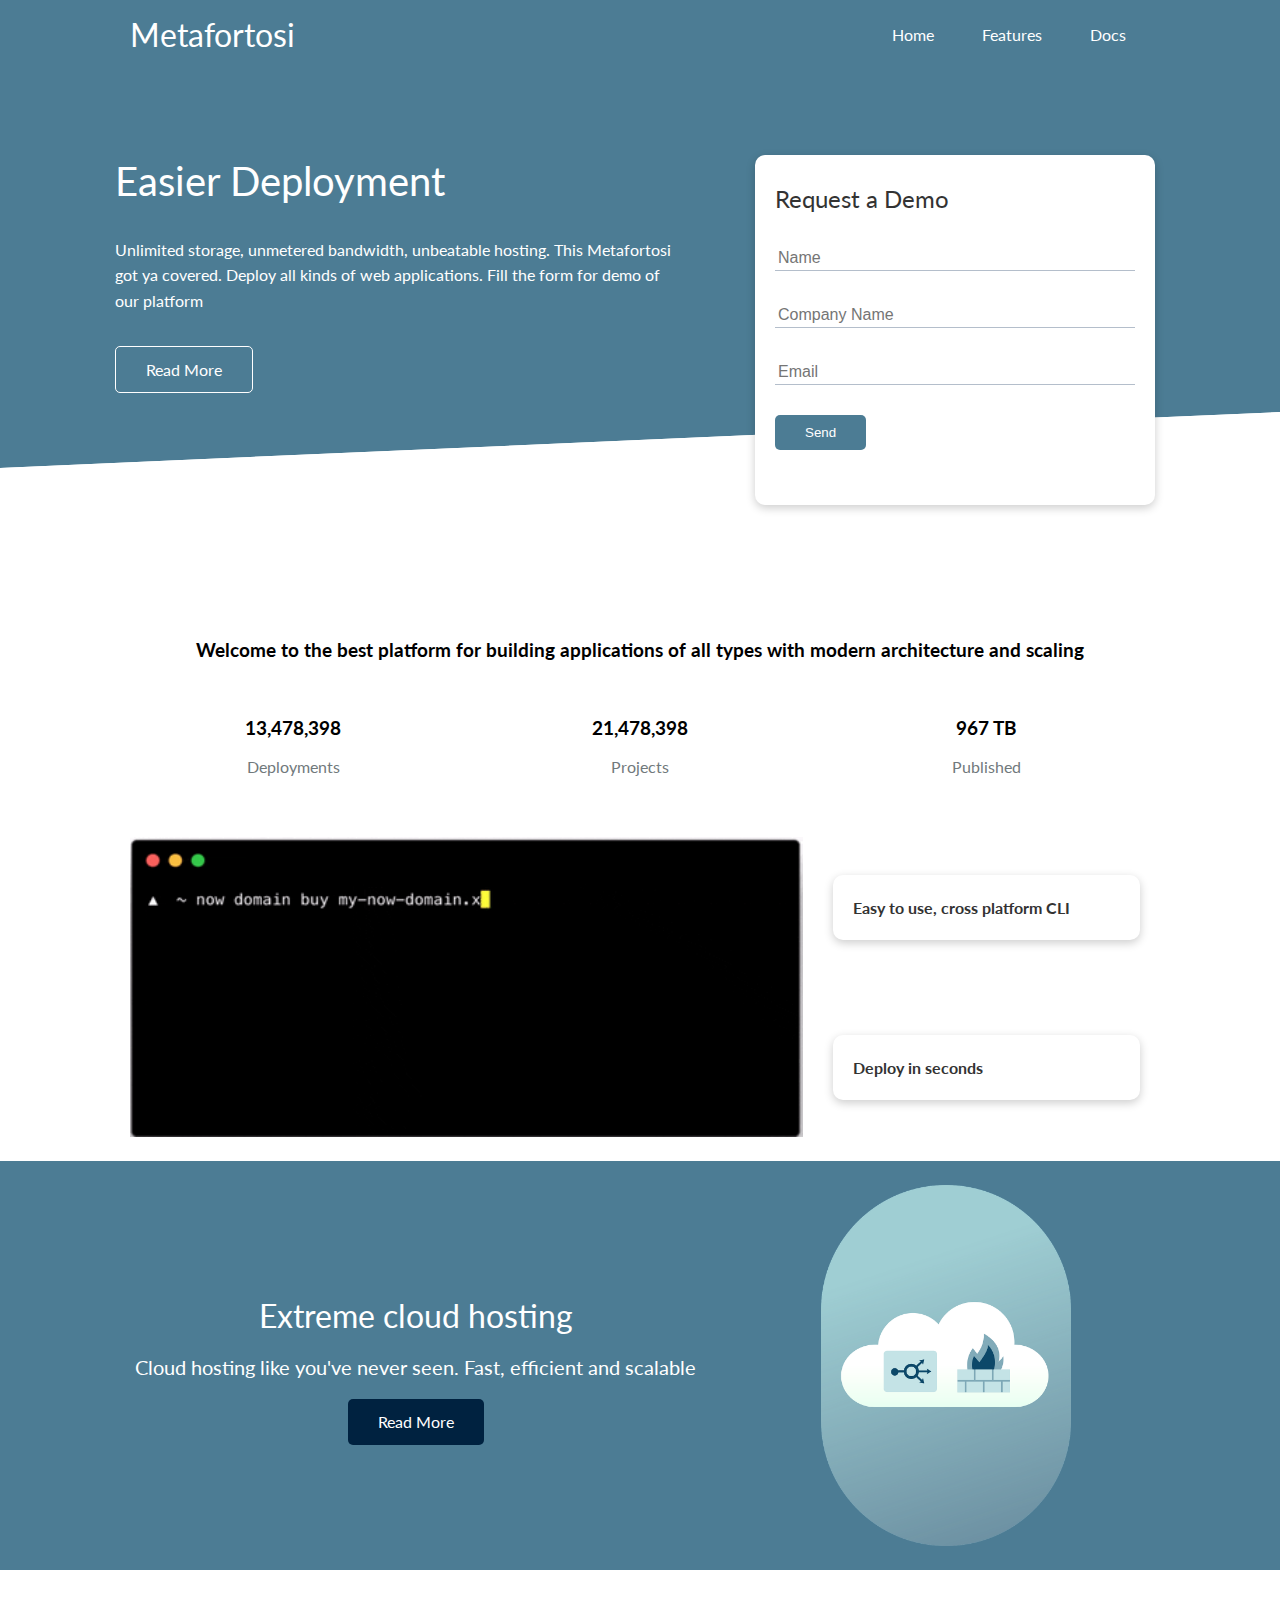
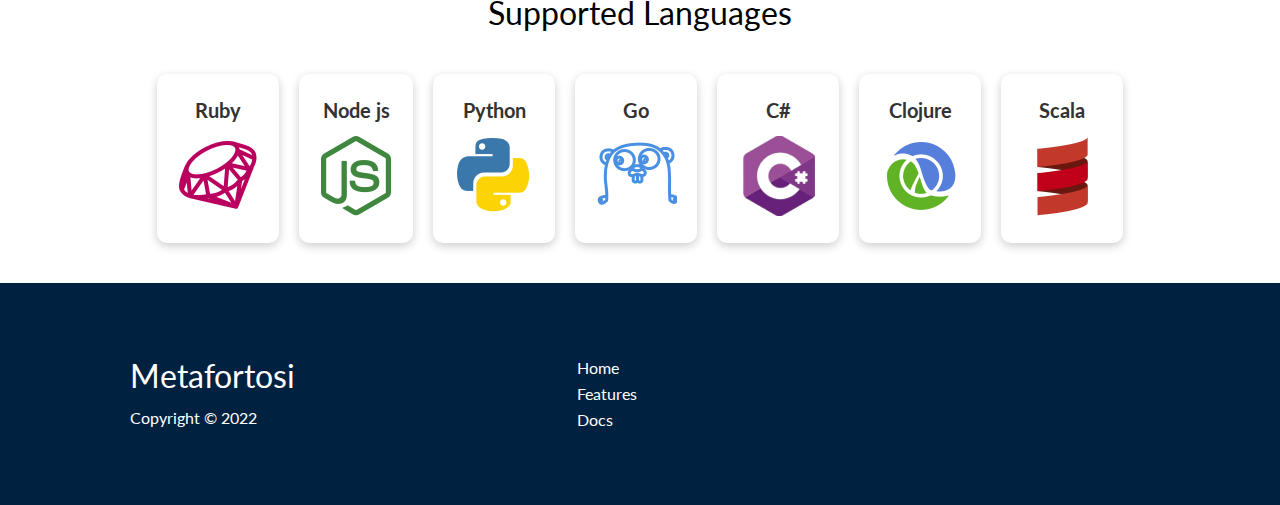
<file: index.html>
<!DOCTYPE html>
<html>
<head>
	<meta charset="utf-8">
	<meta name="viewport" content="width=device-width, initial-scale=1.0">
	<link rel="stylesheet" href="https://cdnjs.cloudflare.com/ajax/libs/font-awesome/6.0.0-beta3/css/all.min.css" integrity="sha512-Fo3rlrZj/k7ujTnHg4CGR2D7kSs0v4LLanw2qksYuRlEzO+tcaEPQogQ0KaoGN26/zrn20ImR1DfuLWnOo7aBA==" crossorigin="anonymous" referrerpolicy="no-referrer" />
	<link rel="stylesheet" type="text/css" href="style.css">
	<link rel="stylesheet" type="text/css" href="utilities.css">
	<title>cloud hosting websites</title>
</head>
<body>
	<!-- Navbar -->
	<div class="navbar">
		<div class="container flex">
			<h1 class="logo">Metafortosi</h1>
			<nav>
			<ul>
				<li><a href="index.html">Home</a></li>
				<li><a href="features.html">Features</a></li>
				<li><a href="docs.html">Docs</a></li>
			</ul>
			</nav>
		</div>
	</div>
		<!-- Showcase -->
		<section class="showcase">
			<div class="container grid">
				<div class="showcase-text">
					<h1>Easier Deployment</h1>
					<p>
						Unlimited storage, unmetered bandwidth, unbeatable hosting. This Metafortosi got ya covered. Deploy all kinds of web applications. Fill the form for demo of our platform
					</p>
					<a href="features.html" class="btn btn-outline">Read More</a>
				</div>	

				<div class="showcase-form card">

					<h2>Request a Demo</h2>
					<form>
						<div class="form-control">
							<input type="text" name="name" placeholder="Name" required>
						</div>
						<div class="form-control">
							<input type="text" name="company" placeholder="Company Name" required>
						</div>
						<div class="form-control">
							<input type="email" name="email" placeholder="Email" required>
						</div>
						<input type="submit" value="Send" name="" class="btn btn-primary">
					</form>
					
				</div>
			</div>	 
		</section>	
		<!-- stats section -->
		<section class="stats">
			<div class="container">
				<h3 class="stats-heading text-center my-1">
					Welcome to the best platform for building applications of all types with modern architecture and scaling				
				</h3>
				<div class="grid grid-3 text-center my-4">
					<div>
						<i class="fas fa-server fa-3x"></i>
						<h3>13,478,398</h3>
						<p class="text-secondary">Deployments</p>
					</div>
					<div>
						<i class="fas fa-project-diagram fa-3x"></i>
						<h3>21,478,398</h3>
						<p class="text-secondary">Projects</p>
					</div>
					<div>
						<i class="fas fa-upload fa-3x"></i>
						<h3>967 TB</h3>
						<p class="text-secondary">Published</p>
					</div>
		
				</div>
			</div>
			
		</section>
	
		<!-- Command Section -->
		<section class="cli">
			<div class="container grid">
				<img src="images/giphy.gif" style="height: 300px;">
				<div class="card">
					<h4>Easy to use, cross platform CLI</h3>
				</div>
				<div class="card">
					<h4>Deploy in seconds</h3>
				</div>
			</div>
		</section>
		<!-- Cloud section -->
		<section class="cloud  py-2 my-2 bg-primary">
			<div class="container grid">
				<div class="text-center grid-3 ">
					<h2 class="md">Extreme cloud hosting</h2>
					<p class="lead my-1">Cloud hosting like you've never seen. 
					Fast, efficient and scalable</p>
					<a href="features.html" class="btn bg-dark">Read More</a>		
				</div>
				<img src="images/cloud.png">
			</div>
		</section>
		<!-- Languages -->
		<section class="languages ">
			<h2 class="md text-center my-2">
				Supported Languages
			</h2>
			<div class="container flex">
				<div class="card"> 
					<h4 class="text-center">Ruby</h4>
					<img src="images/logos/ruby.png">
				</div>
				<div class="card">
					<h4 class="text-center">Node js</h4>
					<img src="images/logos/node.png">
				</div>
				<div class="card">
					<h4 class="text-center">Python</h4>
					<img src="images/logos/python.png">
				</div>
				<div class="card">
					<h4 class="text-center">Go</h4>
					<img src="images/logos/go.png">
				</div>
				<div class="card">
					<h4 class="text-center">C#</h4>
					<img src="images/logos/csharp.png">
				</div>
				
				<div class="card">
					<h4 class="text-center">Clojure</h4>
					<img src="images/logos/clojure.png">
				</div>
				<div class="card">
					<h4 class="text-center">Scala</h4>
					<img src="images/logos/scala.png">
				</div>
			</div>
		</section>
		<!-- Footer -->
		<footer class="footer bg-dark py-5">
			<div class="container grid grid-3">
				<div>
					<h1 class="md">Metafortosi</h1>
					<p>Copyright &copy; 2022</p>
				</div>
				<nav>
					<ul>
						<li><a href="index.html">Home</a></li>
						<li><a href="features.html">Features</a></li>
						<li><a href="docs.html">Docs</a></li>
					</ul>
				</nav>
				<div class="social-links">
					<a href="#"><i class="fab fa-twitter fa-2x"></i></a>
					<a href="https://github.com/Anoshkhan"><i class="fab fa-github fa-2x"></i></a>
					<a href="https://www.linkedin.com/in/anosh-khan-b2b980222/"https://www.linkedin.com/in/anosh-khan-b2b980222/><i class="fab fa-linkedin fa-2x"></i></a>
					<a href="#"><i class="fab fa-facebook fa-2x"></i></a>	
				</div>
			</div>
		</footer>
</body>
</html>
</file>
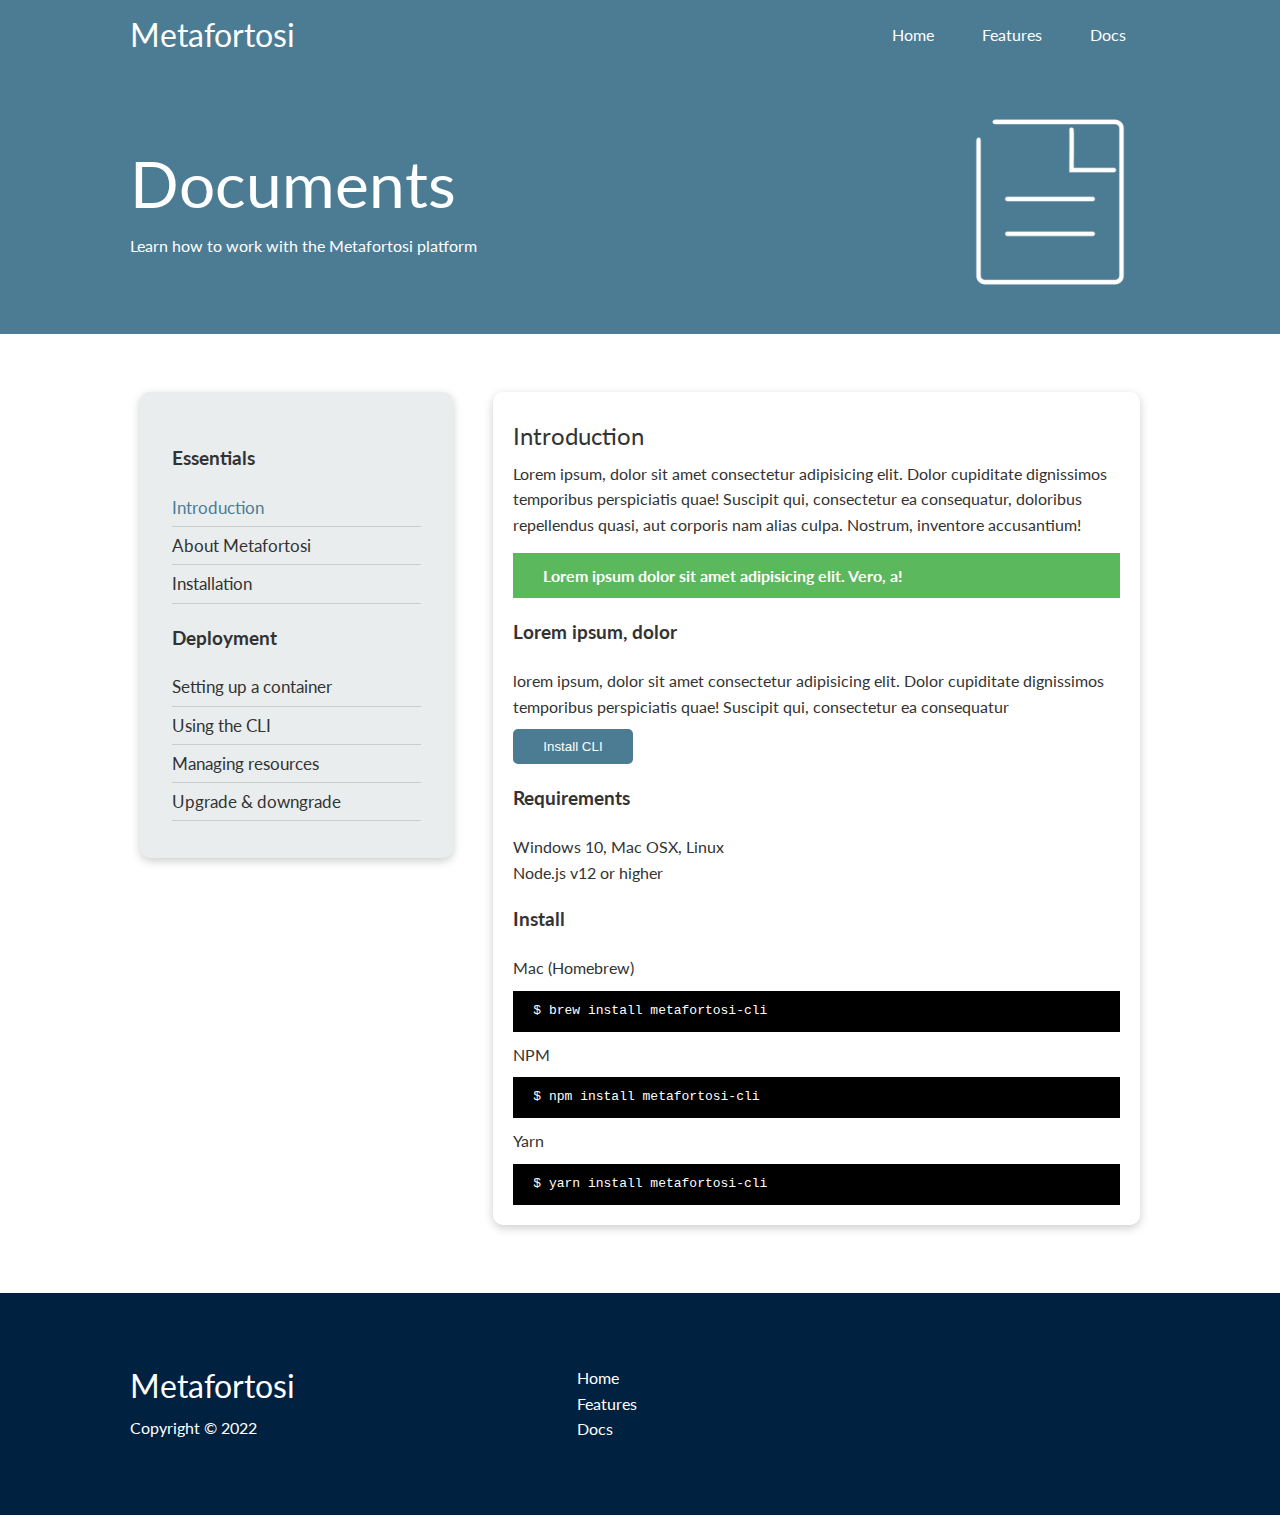
<file: docs.html>
<!DOCTYPE html>
<html>
<head>
	<meta charset="utf-8">
	<meta name="viewport" content="width=device-width, initial-scale=1.0">
	<link rel="stylesheet" href="https://cdnjs.cloudflare.com/ajax/libs/font-awesome/6.0.0-beta3/css/all.min.css" integrity="sha512-Fo3rlrZj/k7ujTnHg4CGR2D7kSs0v4LLanw2qksYuRlEzO+tcaEPQogQ0KaoGN26/zrn20ImR1DfuLWnOo7aBA==" crossorigin="anonymous" referrerpolicy="no-referrer" />
	<link rel="stylesheet" type="text/css" href="style.css">
	<link rel="stylesheet" type="text/css" href="utilities.css">
	<title>cloud hosting websites</title>
</head>
<body>
	<!-- Navbar -->
	<div class="navbar">
		<div class="container flex">
			<h1 class="logo">Metafortosi</h1>
			<nav>
			<ul>
				<li><a href="index.html">Home</a></li>
				<li><a href="features.html">Features</a></li>
				<li><a href="docs.html">Docs</a></li>
			</ul>
			</nav>
		</div>
	</div>
		<!-- Head -->
		<section class="docs-head bg-primary py-3">
			<div class="container grid">
				<div class="docs-text">
					<h1 class="xl">Documents</h1>
					<p>Learn how to work with the Metafortosi platform </p>
				</div>
				<img src="images/docs.png" alt="server">
			</div>
		</section>
		
		<!-- Docs Main -->
		<section class="docs-main py-4">
			<div class="container grid">
				<div class="card bg-light p-3">
					<h3 class="my-2">Essentials</h3>
					<nav>
						<ul>
							<li><a href="#" class="text-primary">Introduction</a></li>
							<li><a href="#">About Metafortosi</a></li>
							<li><a href="#">Installation</a></li>
						</ul>
					</nav>

					<h3 class="my-2">Deployment</h3>
					<nav>
						<ul>
							<li><a href="#">Setting up a container</a></li>
							<li><a href="#">Using the CLI</a></li>
							<li><a href="#">Managing resources</a></li>
							<li><a href="#">Upgrade & downgrade</a></li>
						</ul>
					</nav>
				</div>
				<div class="card">
					
					<h2>Introduction</h2>
					<p>Lorem ipsum, dolor sit amet consectetur adipisicing elit. Dolor cupiditate dignissimos temporibus perspiciatis quae! Suscipit qui, consectetur ea consequatur, doloribus repellendus quasi, aut corporis nam alias culpa. Nostrum, inventore accusantium!</p>
					<div class="alert alert-success">
						<i class="fas fa-info"></i>
						Lorem ipsum dolor sit amet adipisicing elit. Vero, a!
					</div>
					
					<h3>Lorem ipsum, dolor</h3>
					<p>lorem ipsum, dolor sit amet consectetur adipisicing elit. Dolor cupiditate dignissimos temporibus perspiciatis quae! Suscipit qui, consectetur ea consequatur</p>
					<button class="btn btn-primary">Install CLI</button>

					<h3>Requirements</h3>
					<ul>
						<li>Windows 10, Mac OSX, Linux</li>
						<li>Node.js v12 or higher</li>
					</ul>

					<h3>Install</h3>
					<p>Mac (Homebrew)</p>
					<pre><code>$ brew install metafortosi-cli</code></pre>
					<p>NPM</p>
					<pre><code>$ npm install metafortosi-cli</code></pre>
					<p>Yarn</p>
					<pre><code>$ yarn install metafortosi-cli</code></pre>

				</div>

			</div>
			
		</section>
		<!-- Footer -->
		<footer class="footer bg-dark py-5">
			<div class="container grid grid-3">
				<div>
					<h1 class="md">Metafortosi</h1>
					<p>Copyright &copy; 2022</p>
				</div>
				<nav>
					<ul>
						<li><a href="index.html">Home</a></li>
						<li><a href="features.html">Features</a></li>
						<li><a href="docs.html">Docs</a></li>
					</ul>
				</nav>
				<div class="social-links">
					<a href="#"><i class="fab fa-twitter fa-2x"></i></a>
					<a href="https://github.com/Anoshkhan"><i class="fab fa-github fa-2x"></i></a>
					<a href="https://www.linkedin.com/in/anosh-khan-b2b980222/"https://www.linkedin.com/in/anosh-khan-b2b980222/><i class="fab fa-linkedin fa-2x"></i></a>
					<a href="#"><i class="fab fa-facebook fa-2x"></i></a>	
				</div>
			</div>
		</footer>
</body>
</html>
</file>
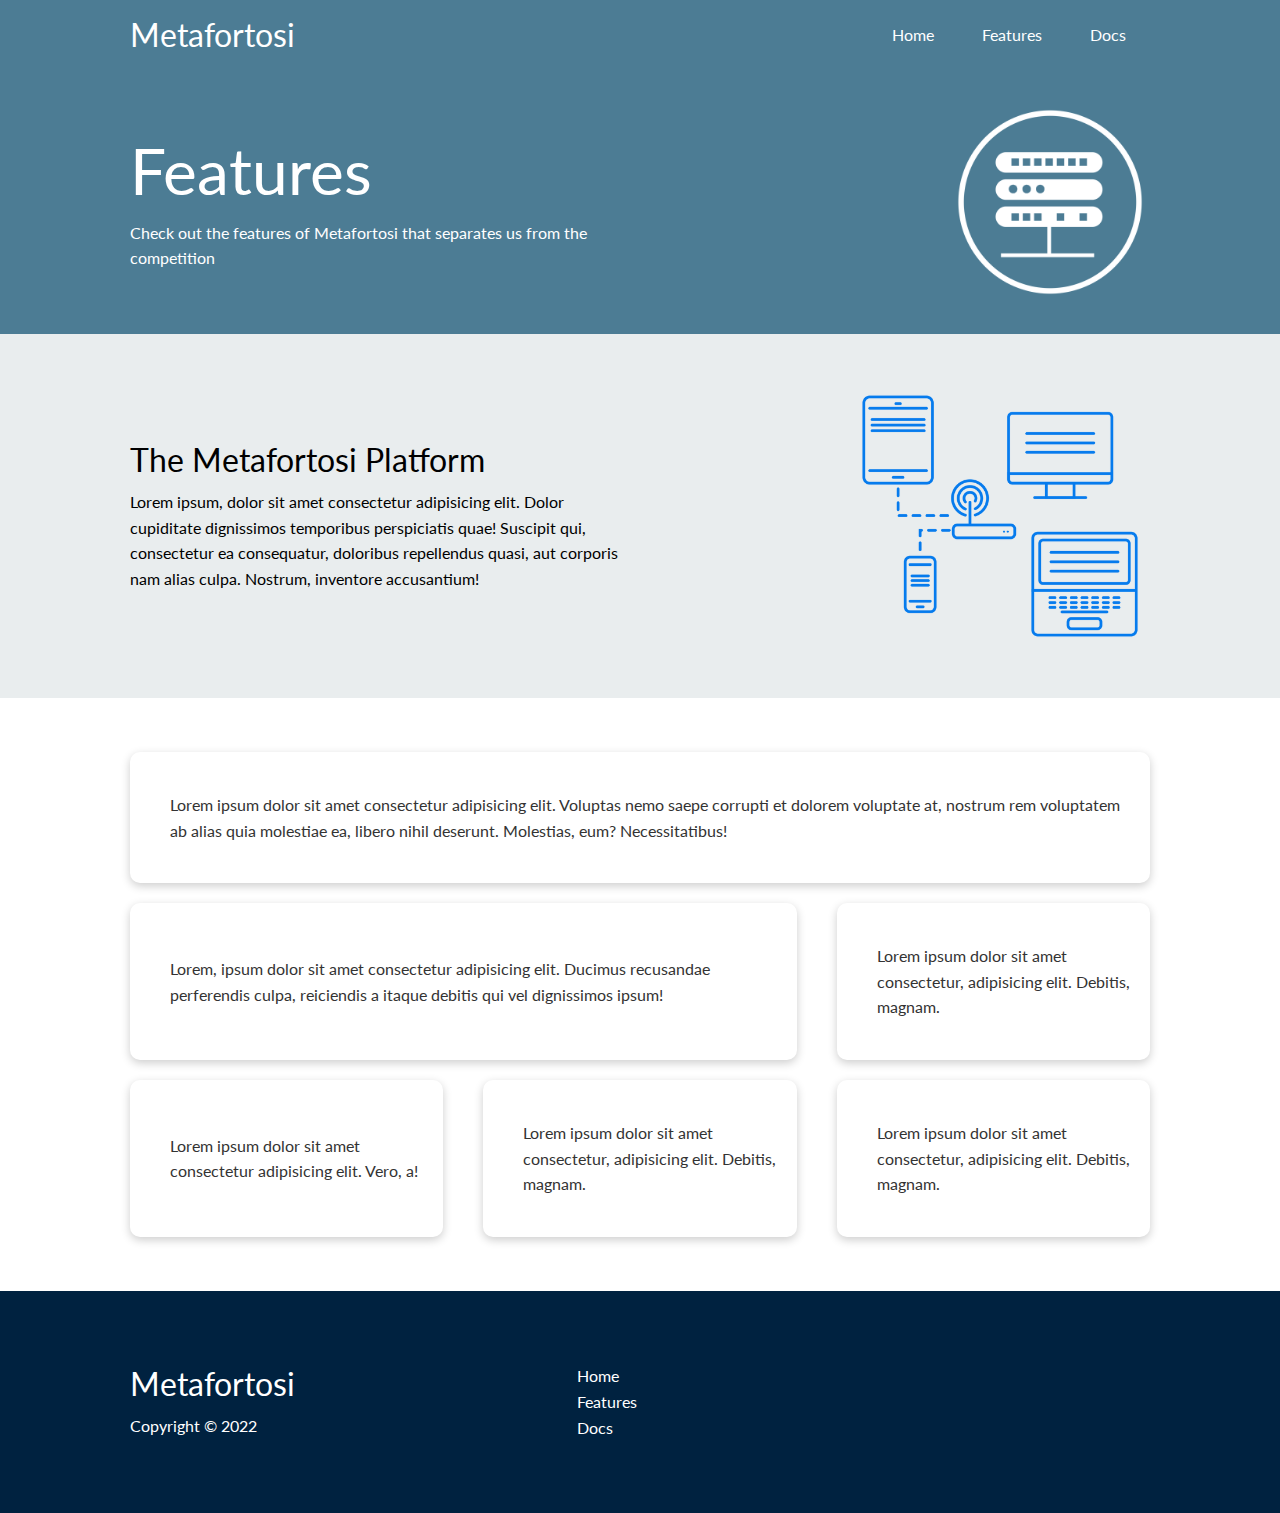
<file: features.html>
<!DOCTYPE html>
<html>
<head>
	<meta charset="utf-8">
	<meta name="viewport" content="width=device-width, initial-scale=1.0">
	<link rel="stylesheet" href="https://cdnjs.cloudflare.com/ajax/libs/font-awesome/6.0.0-beta3/css/all.min.css" integrity="sha512-Fo3rlrZj/k7ujTnHg4CGR2D7kSs0v4LLanw2qksYuRlEzO+tcaEPQogQ0KaoGN26/zrn20ImR1DfuLWnOo7aBA==" crossorigin="anonymous" referrerpolicy="no-referrer" />
	<link rel="stylesheet" type="text/css" href="style.css">
	<link rel="stylesheet" type="text/css" href="utilities.css">
	<title>cloud hosting websites</title>
</head>
<body>
	<!-- Navbar -->
	<div class="navbar">
		<div class="container flex">
			<h1 class="logo">Metafortosi</h1>
			<nav>
			<ul>
				<li><a href="index.html">Home</a></li>
				<li><a href="features.html">Features</a></li>
				<li><a href="docs.html">Docs</a></li>
			</ul>
			</nav>
		</div>
	</div>
		<!-- Head -->
		<section class="features-head bg-primary py-3">
			<div class="container grid">
				<div class="features-text">
					<h1 class="xl" >Features</h1>
					<p>Check out the features of Metafortosi that separates us from the competition </p>
				</div>
				<img src="images/server.png" alt="server"  class="server-img">
			</div>
		</section>
		
		<!-- Sub head -->
		<section class="features-sub-head bg-light py-3">
			<div class="container grid">
				<div class="features-text">
					<h1 class="md">The Metafortosi Platform</h1>
					<p>
						 Lorem ipsum, dolor sit amet consectetur adipisicing elit. Dolor cupiditate dignissimos temporibus perspiciatis quae! Suscipit qui, consectetur ea consequatur, doloribus repellendus quasi, aut corporis nam alias culpa. Nostrum, inventore accusantium!
               
					</p>
				</div>
				<img src="images/server2.png" class="server-img">
				
			</div>
			
		</section>
		<!--main -->
		<section class="features-main my-2">
			<div class="container grid grid-3">
				<div class="card flex">
					<i class="fas fa-server fa-3x"></i>
					<p>
						Lorem ipsum dolor sit amet consectetur adipisicing elit. Voluptas nemo saepe corrupti et dolorem voluptate at, nostrum rem voluptatem ab alias quia molestiae ea, libero nihil deserunt. Molestias, eum? Necessitatibus!
            
					</p>
				</div>
				<div class="card flex">
					<i class="fas fa-network-wired fa-3x"></i>
					<p>
						Lorem, ipsum dolor sit amet consectetur adipisicing elit. Ducimus
                    recusandae perferendis culpa, reiciendis a itaque debitis qui vel
                    dignissimos ipsum!
            
					</p>
				</div>
				<div class="card flex">
					<i class="fas fa-database fa-3x"></i>
					<p>
						Lorem ipsum dolor sit amet consectetur, adipisicing elit. Debitis,
                    magnam.
					</p>
				</div>
				<div class="card flex">
					<i class="fas fa-power-off fa-3x"></i>
					<p>
						Lorem ipsum dolor sit amet consectetur adipisicing elit. Vero, a!
					</p>
				</div>
				<div class="card flex">
					<i class="fas fa-laptop-code fa-3x"></i>
					<p>
						Lorem ipsum dolor sit amet consectetur, adipisicing elit. Debitis,
                    magnam.
            
					</p>
				</div>
				<div class="card flex">
					<i class="fas fa-upload fa-3x"></i>
					<p>	Lorem ipsum dolor sit amet consectetur, adipisicing elit. Debitis,
                    magnam.
					</p>
				</div>
			</div>
		</section>
		<!-- Footer -->
		<footer class="footer bg-dark py-5">
			<div class="container grid grid-3">
				<div>
					<h1 class="md">Metafortosi</h1>
					<p>Copyright &copy; 2022</p>
				</div>
				<nav>
					<ul>
						<li><a href="index.html">Home</a></li>
						<li><a href="features.html">Features</a></li>
						<li><a href="docs.html">Docs</a></li>
					</ul>
				</nav>
				<div class="social-links">
					<a href="#"><i class="fab fa-twitter fa-2x"></i></a>
					<a href="https://github.com/Anoshkhan"><i class="fab fa-github fa-2x"></i></a>
					<a href="https://www.linkedin.com/in/anosh-khan-b2b980222/"https://www.linkedin.com/in/anosh-khan-b2b980222/><i class="fab fa-linkedin fa-2x"></i></a>
					<a href="#"><i class="fab fa-facebook fa-2x"></i></a>	
				</div>
			</div>
		</footer>
</body>
</html>
</file>
<file: style.css>
@import url('https://fonts.googleapis.com/css2?family=Bree+Serif&family=Lato:ital,wght@0,300;0,400;1,300&family=Montserrat:ital,wght@1,400;1,900&family=Poppins:wght@400;700&display=swap');

:root {
	--primary-color: #4c7c94;
	--dark-color: #002240;
	--second-color: #e9edee;
	--success-color: #5cb85c;
	--error-color: #d9534f;
}
*{
   padding: 0;
   margin: 0;
   box-sizing: border-box;
}
body{
	font-family: 'Lato', sans-serif;
	color: black;
	line-height: 1.6;
}
ul{
	list-style-type: none;
}
a{
	text-decoration: none;
	color: #333;
}
h1,h2{
	font-weight: 400;
	line-height: 1.2;
	margin: 10px 0;
}
p{
	margin: 10px 0;
}
img{
	width: 100%;
}
code,
pre{
	background-color: #000;
	color: #fff;
	padding: 10px;
}

/* navbar */
.navbar{
	background-color: var(--primary-color);
	color: #fff;
	height: 70px;
}
.navbar .flex{
	justify-content: space-between;
}
.flex{
	display: flex;
	justify-content: center;
	align-items: center;
	height: 100%;
}
.navbar ul{
	display: flex;
}
.navbar a{
	color: #fff;
	padding: 1em;
	margin: 0 .5em;
}
.navbar a:hover{
	border-bottom: .2em solid #fff;
}


/* Showcase */

.showcase{
	height: 400px;
	background-color: var(--primary-color);
	color: #fff;
	position: relative;
}
.showcase h1{
	font-size: 40px;
}
.showcase p{
	margin: 2em 0;
}
.showcase .grid{
	grid-template-columns: 55% 45%;
	gap: 30px;
	overflow: visible;
}
.showcase-text{
	animation: slideInFromLeft 1s ease-in;
}
.showcase-form{
	position: relative;
	top: 60px;
	height: 350px;
	width: 400px;
	padding: 40px;
	z-index: 100;
	justify-self: flex-end;
	animation: slideInFromRight 1s ease-in;

}
.showcase-form .form-control{
	margin: 30px 0;
}
.showcase-form input[type="text"],
.showcase-form input[type="email"]{
	border: 0;
	border-bottom: 1px solid #b4becb;
	width: 100%;
	padding: 3px;
	font-size: 1rem;

}
.showcase-form input:focus{
	outline: none;
}
.showcase::before,
.showcase::after{
	content: '';
	position: absolute;
	height: 100px;
	bottom: -70px;
	right: 0;
	left: 0;
	background: #fff;
	-webkit-transform: skewY(-2.5deg);
	-ms-transform: skewY(-2.5deg);
	transform: skewY(-2.5deg);
	-moz-transform: skewY(-2.5deg);
}
/* stats section */
.stats{
	padding-top: 150px;
	animation: slideInFromBottom 1s ease-in;
}

/* cli section */
.cli .grid{
	grid-template-columns: repeat(3, 1fr);
	grid-template-rows: repeat(2, 1fr);
}
.cli .grid > *:first-child{
	grid-column: 1 / span 2;
	grid-row: 1 / span 2;
}
/* Cloud */
.cloud .grid{
	grid-template-columns: 4fr 3fr;
	
}
.cloud .container img{
	width: 350px;
	padding-left: 100px;
}
.cloud .grid .bg-primary{
	border-radius-top-left: 50px;
}
/* languages*/
.languages .flex{
	flex-wrap: wrap;
}
.languages .card{
	margin: 18px 10px 40px;
	transition: transform 0.2s ease-in;
}
.languages h4{
	font-size: 20px;
	margin-bottom: 10px;
}
.languages .card:hover{
	transform: translateY(-15px);
}

/* features */
.features-head img,
.docs-head img{
	width: 200px;
	justify-self: flex-end ;
}
.features-sub-head img{
	width: 300px;
	justify-self: flex-end;
}
.features-main .card > i{
	margin-right: 20px;
}
.features-main .grid{
	padding: 30px;
}
.features-main .grid > *:first-child{
	grid-column: 1/span 3;
}
.features-main .grid > *:nth-child(2){
	grid-column: 1/span 2;
}
/* Docs */
.docs-main h3{
	margin: 20px 0;
}
.docs-main .grid{
	grid-template-columns: 1fr 2fr;
	align-items: flex-start;
}
.docs-main .card{
	margin-bottom: 20px;
}
.docs-main nav li{
	font-size: 17px;
	padding-bottom: 5px;
	margin-bottom: 5px;
	border-bottom: 1px #ccc solid;
}
.docs-main a:hover{
	font-weight: bold;
}

/* footer */
.footer .social-links a{
	margin: 0 10px;
}
.footer ul li a:hover{
	border-bottom: 1px solid #fff;
}
.footer nav{
	padding: 0 100px;
}
/* Animations */
@keyframes slideInFromLeft{
	0%{
		transform: translateX(-100px);
	}
	100%{
		transform: translateX(0);
	}

}
@keyframes slideInFromRight{
	0%{
		transform: translateX(100px);
	}
	100%{
		transform: translateX(0);
	}
	
}
@keyframes slideInFromTop{
	0%{
		transform: translateY(-100px);
	}
	100%{
		transform: translateY(0);
	}
	
}
@keyframes slideInFromBottom{
	0%{
		transform: translateY(100px);
	}
	100%{
		transform: translateY(0);
	}
	
}
/*Media Queries starting from here */

/* Tablet */
@media(max-width: 768px){
	.grid,
	.showcase .grid,
	.stats .grid,
	.cli .grid,
	.cloud .grid,
	.features-head .grid,
	.features-sub-head .grid,
	.features-main .grid,
	.docs-head .grid,
	.docs-main .grid,
	.footer .grid
	{ grid-template-columns: 1fr;
		grid-template-rows: 1fr;
	}
	.showcase {
		height: auto;
	}
	.showcase-text
	{
		text-align: center;
		margin-top: 40px;
		padding: 20px 30px;
		animation: slideInFromTop 1s ease-in;
	}
	.showcase-form{
		justify-self: center;
		margin: auto;
		animation: slideInFromBottom 1s ease-in;
	}
	.footer nav{
	padding: 5px 0px;
	}
	.cloud .container img{
	padding-left: 0px;
	margin: auto;
	width: 80%;
	}
	.features-text,
	.docs-text{
		text-align: center;
		padding: 20px 30px;
	}
	.features-head img,
	.features-sub-head img,
	.docs-head img{
		justify-self: center;
	}
	.features-main .grid > *:first-child,
	.features-main .grid > *:nth-child(2){
		grid-column: 1;
}
}

/* Mobile */
@media(max-width: 500px){
	.navbar{
		height: 110px;
	}
	.navbar .flex{
		flex-direction: column;
	}
	.navbar ul{
		padding: 10px;
		background-color: rgba(0, 0, 0, 0.07);
	}
	.showcase-text{
		padding: 15px 20px;
	}
	.showcase-form{
		width: 100%;
		margin: 0px 20px;
	}
	.cli img{
		width: 100%;
	}
	.cli .grid > *:first-child{
	grid-column: 1 / span 1;
	grid-row: 1 / span 1;
}
	

}
</file>
<file: utilities.css>
.container{
	max-width: 1100px;
	margin: 0 auto;
	overflow: auto;
	padding: 0 40px;
}
.grid{
	display: grid;
	grid-template-columns: repeat(2, 1fr);
	gap: 20px;
	justify-content: center;
	align-items: center;
	height: 100%;
}
.grid-3{
	grid-template-columns: repeat(3, 1fr);
}

.card{
	background-color: #fff;
	color: #333;
	border-radius: 10px;
	box-shadow: 0 3px 10px rgba(0, 0, 0, 0.2);
	padding: 20px;
	margin: 10px;
}
.btn{
	display: inline-block;
	background: var(--primary-color);
	color: #fff;
	padding: 10px 30px;
	border: none;
	border-radius: 5px;
	cursor: pointer;

}
.btn-outline{
	background-color: transparent;
	border: 1px solid #fff;
}
.btn:hover{
	transform: scale(0.98);
}
.text-center{
	text-align: center;
}
/* alerts */
.alert{
	background-color: var(--second-color);
	padding: 10px 20px;
	font-weight: bold;
	margin: 15px 0;
}
.alert i{
	margin-right: 10px;
}
.alert-success{
	background-color: var(--success-color);
	color: white;
}
.alert-error{
	background-color: var(--error-color);
	color: white;
}
/* bg color*/
.bg-primary{
	background-color: var(--primary-color);
	color: #fff;
}
.bg-dark{
	background-color: var(--dark-color);
	color:#fff ;
}
.bg-light{
	background-color: var(--second-color);
}
.btn-primary{
	background-color: var(--primary-color);
	color: white;
}
.btn-dark{
	background-color: var(--dark-color);
	color: white;
}
.bg-dark a{
	color: #fff;
}
/* text colors */
.text-primary{
	color: var(--primary-color);
}
.text-secondary{
	color: #71797c;
}
/*margins classes */
.my-1{
	margin: 1rem 0;
}
.my-2{
	margin: 1.5rem 0;
}
.my-3{
	margin: 2rem 0;
}
.my-4{
	margin: 3rem 0;
}
.my-5{
	margin: 4rem 0;
}
.m-1{
	margin: 1rem;
}
.m-2{
	margin: 1.5rem;
}
.m-3{
	margin: 2rem;
}
.m-4{
	margin: 3rem;
}
.m-5{
	margin: 4rem;
}

/*paddings classes */
.py-1{
	padding: 1rem 0;
}
.py-2{
	padding: 1.5rem 0;
}
.py-3{
	padding: 2rem 0;
}
.py-4{
	padding: 3rem 0;
}
.py-5{
	padding: 4rem 0;
}
.p-1{
}
	padding: 1rem;
.p-2{

	padding: 1.5rem;
}
.p-3{
	padding: 2rem;
}
.p-4{
	padding: 3rem;
}
.p-5{
	padding: 4rem;
} 
/* text sizes*/
.lead{
	font-size: 20px;
}
.sm{
	font-size: 1rem;
}
.md{
	font-size: 2rem;
}
.lg{
	font-size: 3rem;
}
.xl{
	font-size: 4rem;
}
</file>
